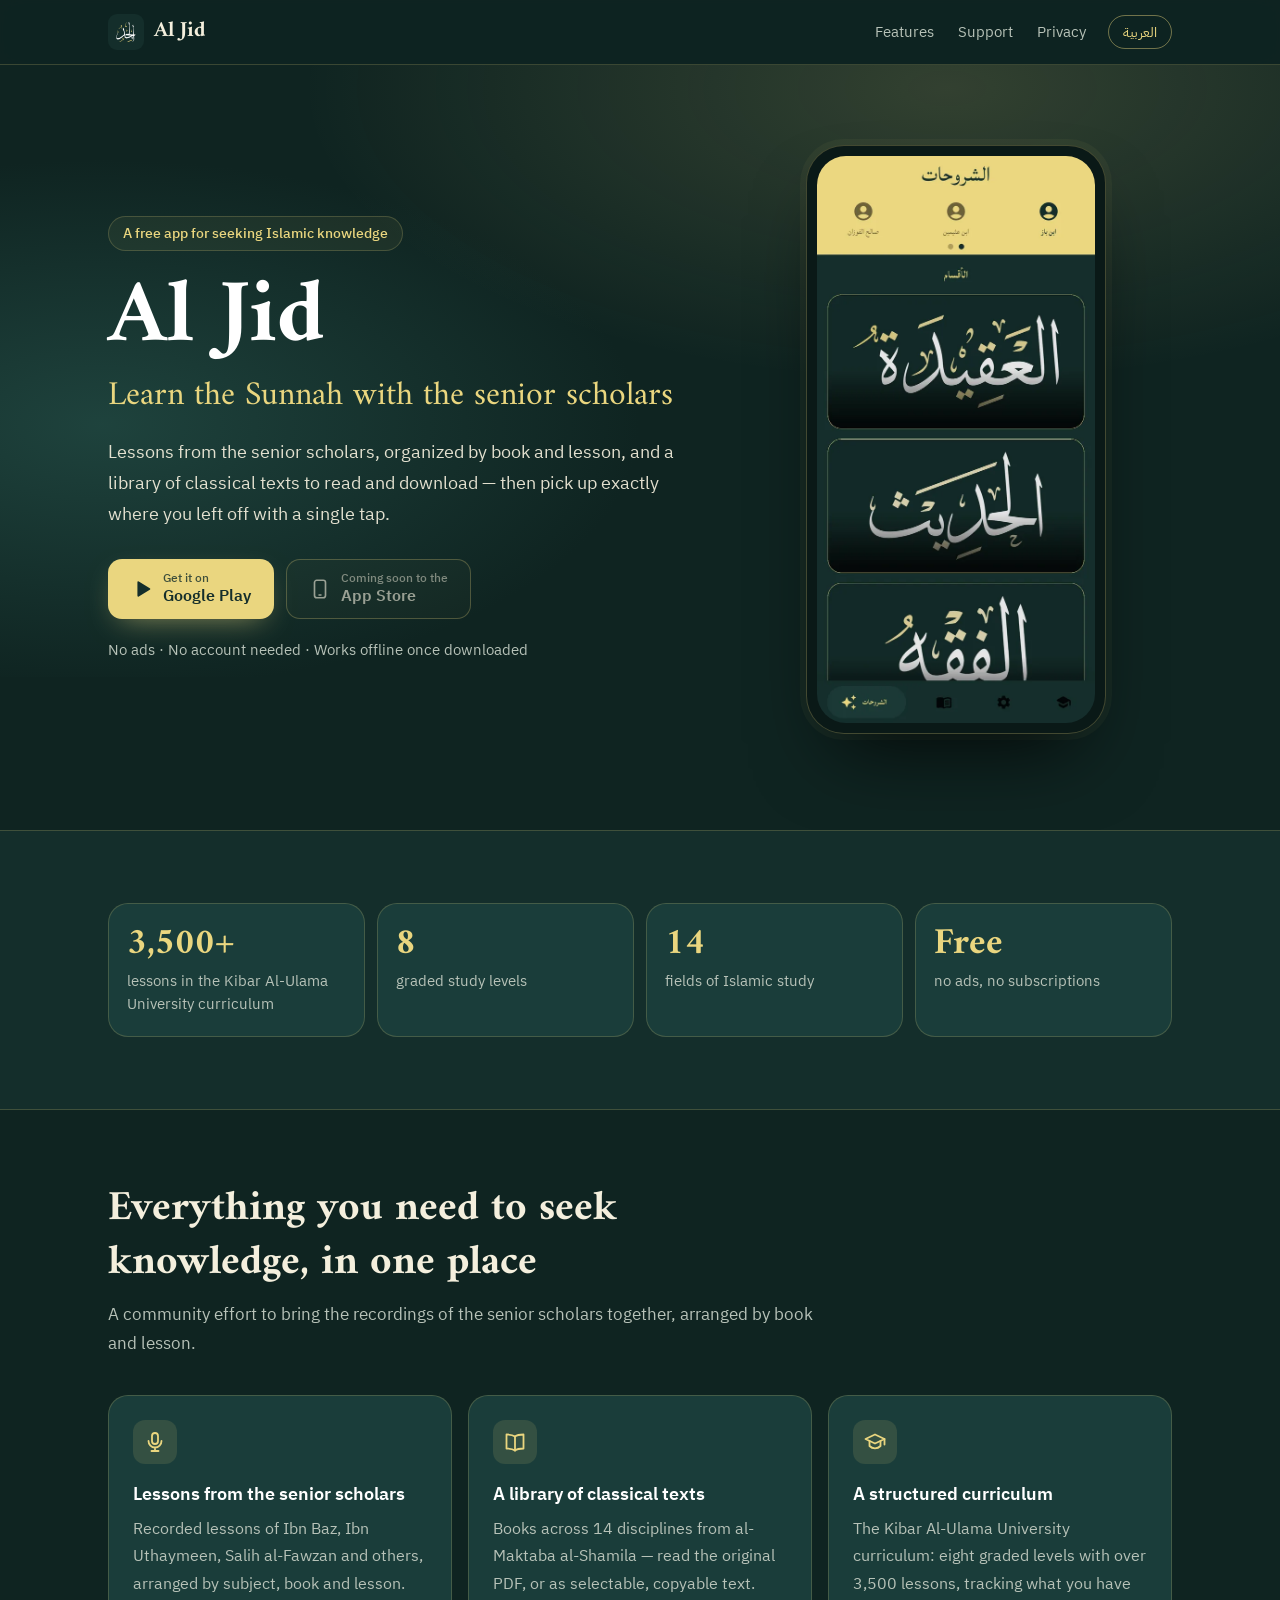
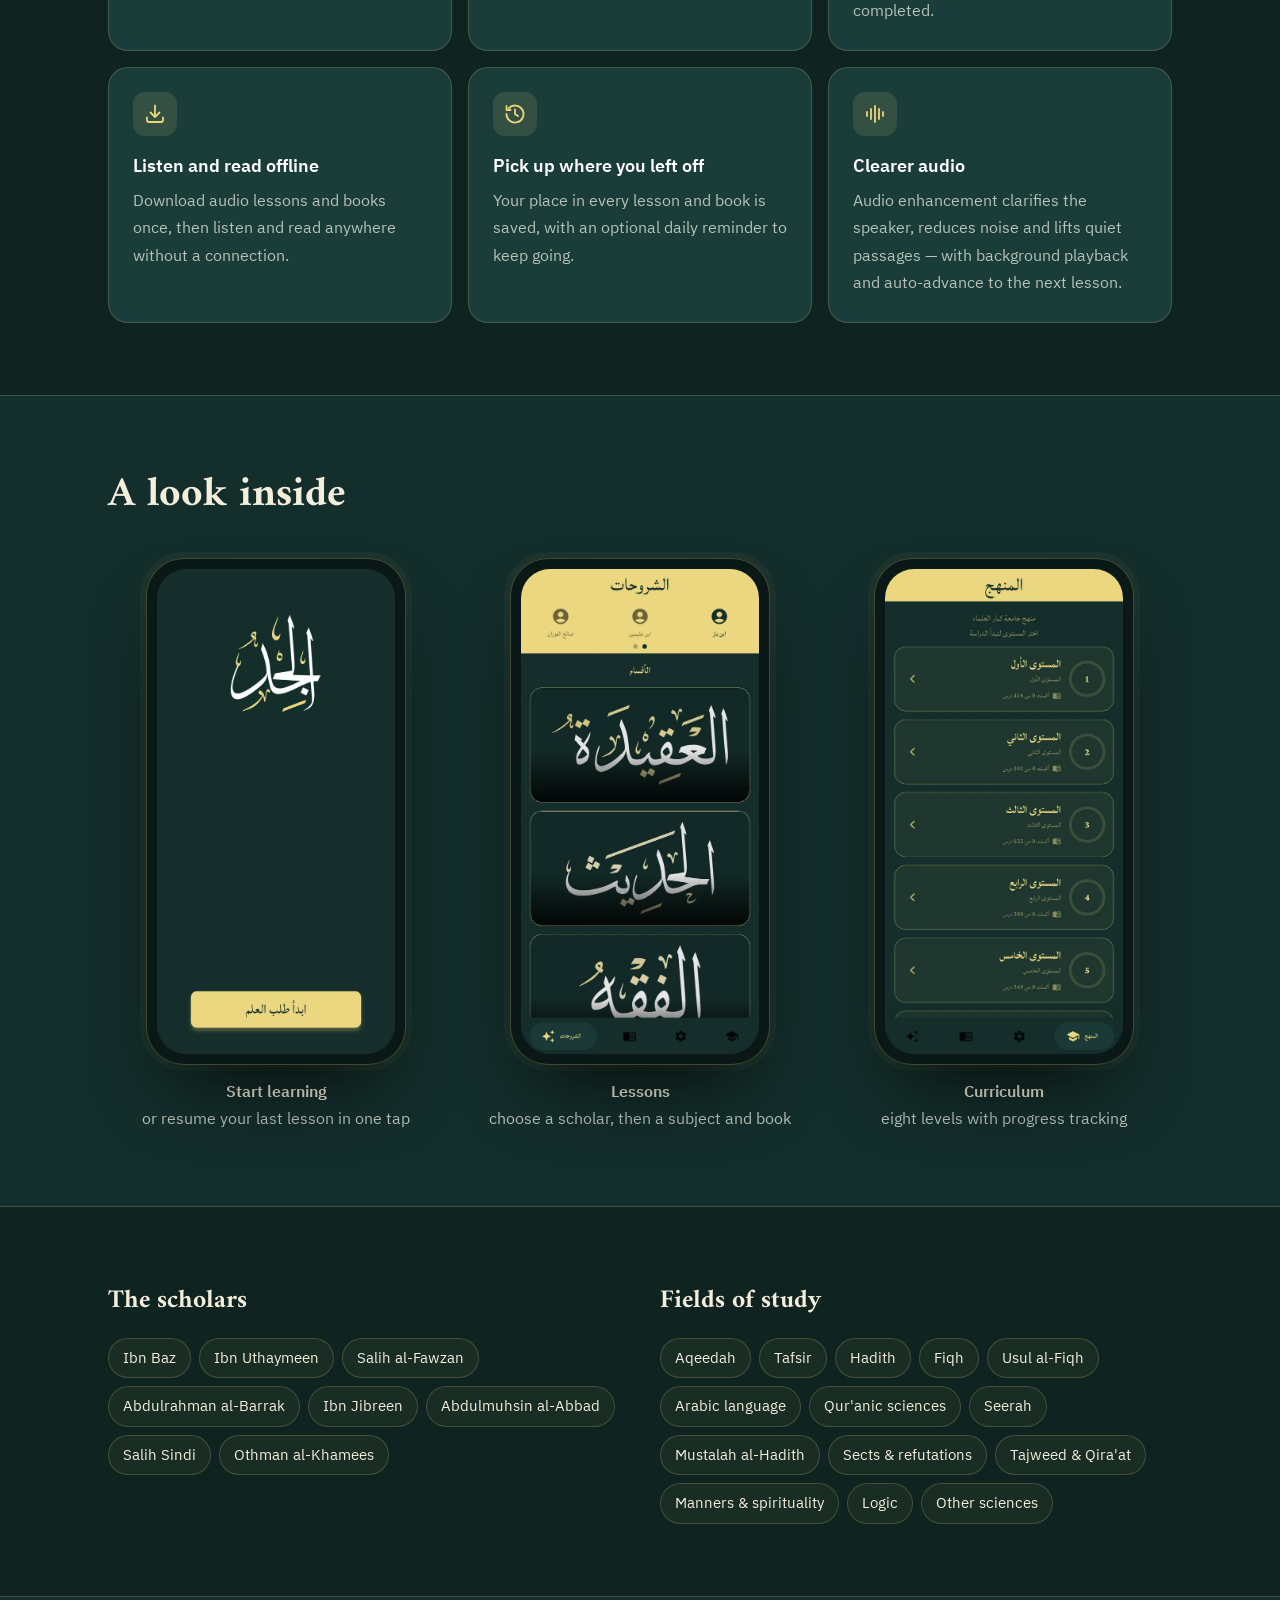
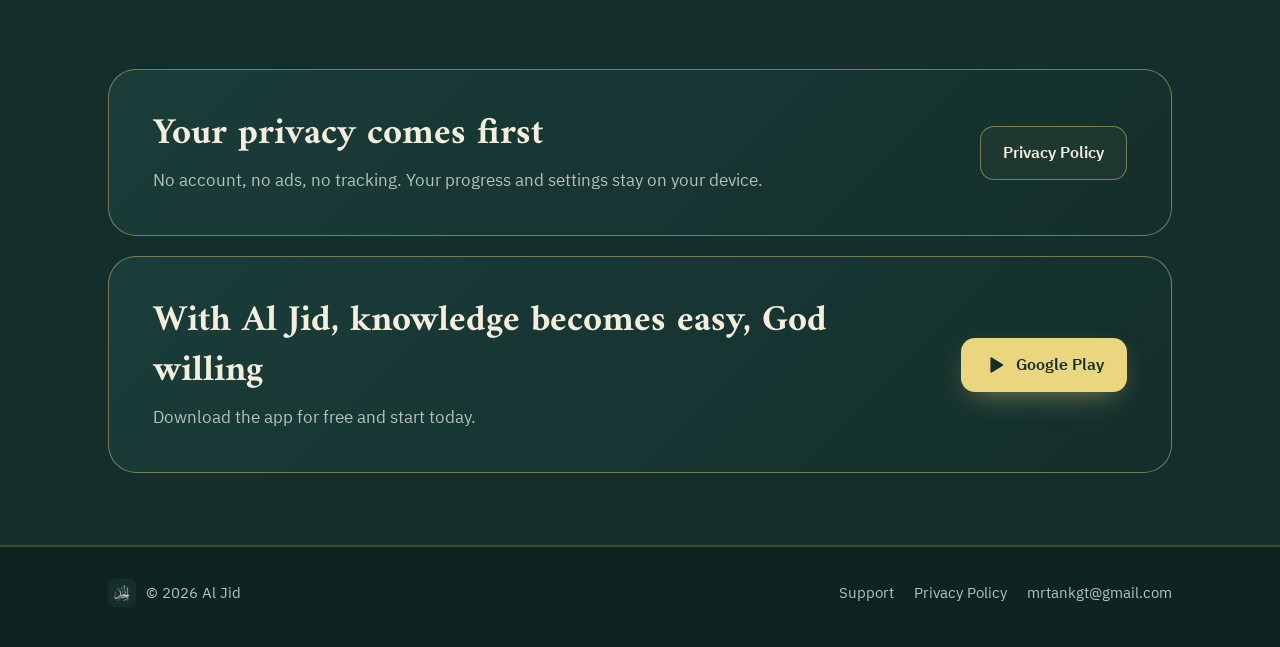
<file: index.html>
<!doctype html>
<html lang="ar" dir="rtl"
      data-title-ar="الجد: لطلب العلم الشرعي — شروحات كبار العلماء والكتب العلمية"
      data-title-en="Al Jid — Learn the Sunnah with the Senior Scholars">
<head>
  <meta charset="utf-8">
  <meta name="viewport" content="width=device-width, initial-scale=1, viewport-fit=cover">
  <title>الجد: لطلب العلم الشرعي — Al Jid</title>
  <meta name="description" content="Al Jid (الجد) — free app with lessons from the senior scholars organized by book and lesson, a library of classical Islamic texts, the Kibar Al-Ulama University curriculum, and offline listening. تطبيق الجد لطلب العلم الشرعي.">
  <meta name="theme-color" content="#142e2b">
  <link rel="canonical" href="https://mrebrahimxd.github.io/aljid/">
  <link rel="icon" type="image/png" href="assets/favicon.png">
  <link rel="apple-touch-icon" href="assets/apple-touch-icon.png">

  <meta property="og:type" content="website">
  <meta property="og:site_name" content="Al Jid — الجد">
  <meta property="og:title" content="الجد: لطلب العلم الشرعي — Al Jid">
  <meta property="og:description" content="شروحات كبار العلماء مرتبة حسب الكتاب والدرس، والكتب العلمية للقراءة والتحميل — مجاناً وبلا إنترنت. Lessons from the senior scholars, free and offline.">
  <meta property="og:url" content="https://mrebrahimxd.github.io/aljid/">
  <meta property="og:image" content="https://mrebrahimxd.github.io/aljid/assets/icon-512.png">
  <meta name="twitter:card" content="summary">

  <link rel="preconnect" href="https://fonts.googleapis.com">
  <link rel="preconnect" href="https://fonts.gstatic.com" crossorigin>
  <link href="https://fonts.googleapis.com/css2?family=Amiri:wght@400;700&family=IBM+Plex+Sans+Arabic:wght@400;500;600&display=swap" rel="stylesheet">
  <link rel="stylesheet" href="assets/site.css">
  <script src="assets/lang.js"></script>

  <script type="application/ld+json">
  {
    "@context": "https://schema.org",
    "@type": "MobileApplication",
    "name": "الجد: لطلب العلم الشرعي",
    "alternateName": "Al Jid",
    "operatingSystem": "Android",
    "applicationCategory": "EducationalApplication",
    "inLanguage": "ar",
    "offers": { "@type": "Offer", "price": "0", "priceCurrency": "USD" },
    "url": "https://mrebrahimxd.github.io/aljid/",
    "downloadUrl": "https://play.google.com/store/apps/details?id=org.aljid.app",
    "image": "https://mrebrahimxd.github.io/aljid/assets/icon-512.png"
  }
  </script>
</head>
<body>
  <a class="skip" href="#main"><span class="t-ar">تخطَّ إلى المحتوى</span><span class="t-en">Skip to content</span></a>

  <header class="site-header">
    <div class="wrap">
      <a class="brand" href="./">
        <img src="assets/icon-512.png" alt="" width="36" height="36">
        <span class="brand-name"><span class="t-ar">الجد</span><span class="t-en">Al Jid</span></span>
      </a>
      <nav class="nav" aria-label="Main">
        <a class="nav-optional" href="#features"><span class="t-ar">المميزات</span><span class="t-en">Features</span></a>
        <a href="support/"><span class="t-ar">الدعم</span><span class="t-en">Support</span></a>
        <a class="nav-optional" href="privacy_policy.md"><span class="t-ar">الخصوصية</span><span class="t-en">Privacy</span></a>
      </nav>
      <button class="lang-toggle" type="button" data-lang-toggle>
        <span class="t-ar" lang="en">English</span><span class="t-en" lang="ar">العربية</span>
      </button>
    </div>
  </header>

  <main id="main">
    <!-- Hero -->
    <div class="hero">
      <div class="wrap">
        <div>
          <span class="eyebrow">
            <span class="t-ar">تطبيق مجاني لطلب العلم الشرعي</span>
            <span class="t-en">A free app for seeking Islamic knowledge</span>
          </span>
          <h1><span class="t-ar">الجد</span><span class="t-en">Al Jid</span></h1>
          <p class="subtitle">
            <span class="t-ar">لطلب العلم الشرعي على كبار العلماء</span>
            <span class="t-en">Learn the Sunnah with the senior scholars</span>
          </p>
          <p class="lead t-ar">دروس كبار العلماء مرتبة حسب الكتاب والدرس، ومكتبة من الكتب والمتون العلمية تقرؤها وتحمّلها — وبضغطة واحدة تكمل من حيث توقفت.</p>
          <p class="lead t-en">Lessons from the senior scholars, organized by book and lesson, and a library of classical texts to read and download — then pick up exactly where you left off with a single tap.</p>

          <div class="btn-row">
            <a class="btn btn-primary" href="https://play.google.com/store/apps/details?id=org.aljid.app" rel="noopener">
              <svg viewBox="0 0 24 24" fill="currentColor" aria-hidden="true"><path d="M7 4.8v14.4a1 1 0 0 0 1.5.86l12-7.2a1 1 0 0 0 0-1.72l-12-7.2A1 1 0 0 0 7 4.8Z"/></svg>
              <span class="btn-stack">
                <span class="btn-sub"><span class="t-ar">حمّله الآن من</span><span class="t-en">Get it on</span></span>
                <span class="btn-main">Google Play</span>
              </span>
            </a>
            <span class="btn btn-ghost" aria-disabled="true">
              <svg viewBox="0 0 24 24" fill="none" stroke="currentColor" stroke-width="1.8" stroke-linecap="round" stroke-linejoin="round" aria-hidden="true"><rect x="6" y="2.5" width="12" height="19" rx="2.5"/><path d="M11 18.5h2"/></svg>
              <span class="btn-stack">
                <span class="btn-sub"><span class="t-ar">قريباً على</span><span class="t-en">Coming soon to the</span></span>
                <span class="btn-main">App Store</span>
              </span>
            </span>
          </div>
          <p class="fine">
            <span class="t-ar">بلا إعلانات · بلا تسجيل حساب · يعمل بلا إنترنت بعد التحميل</span>
            <span class="t-en">No ads · No account needed · Works offline once downloaded</span>
          </p>
        </div>

        <div class="phone">
          <img src="assets/screen-lessons.webp" width="600" height="1223"
               alt="شاشة الشروحات في تطبيق الجد — Al Jid lessons screen">
        </div>
      </div>
    </div>

    <!-- Stats -->
    <section class="section-alt" aria-label="In numbers">
      <div class="wrap">
        <ul class="stats">
          <li>
            <span class="num" dir="ltr">3,500+</span>
            <span class="lbl"><span class="t-ar">درس في منهج جامعة كبار العلماء</span><span class="t-en">lessons in the Kibar Al-Ulama University curriculum</span></span>
          </li>
          <li>
            <span class="num">8</span>
            <span class="lbl"><span class="t-ar">مستويات دراسية متدرجة</span><span class="t-en">graded study levels</span></span>
          </li>
          <li>
            <span class="num">14</span>
            <span class="lbl"><span class="t-ar">فناً من فنون العلم الشرعي</span><span class="t-en">fields of Islamic study</span></span>
          </li>
          <li>
            <span class="num"><span class="t-ar">مجاناً</span><span class="t-en">Free</span></span>
            <span class="lbl"><span class="t-ar">بلا إعلانات ولا اشتراكات</span><span class="t-en">no ads, no subscriptions</span></span>
          </li>
        </ul>
      </div>
    </section>

    <!-- Features -->
    <section id="features">
      <div class="wrap">
        <div class="section-head">
          <h2><span class="t-ar">كل ما تحتاجه لطلب العلم في مكان واحد</span><span class="t-en">Everything you need to seek knowledge, in one place</span></h2>
          <p><span class="t-ar">مشروع مبارك شارك فيه الكثيرون لإخراج تسجيلات العلماء الكبار منسقة حسب الكتاب والدرس.</span><span class="t-en">A community effort to bring the recordings of the senior scholars together, arranged by book and lesson.</span></p>
        </div>

        <div class="features">
          <article class="feature">
            <div class="ic"><svg viewBox="0 0 24 24" fill="none" stroke="currentColor" stroke-width="1.8" stroke-linecap="round" stroke-linejoin="round" aria-hidden="true"><rect x="9" y="3" width="6" height="11" rx="3"/><path d="M5.5 11a6.5 6.5 0 0 0 13 0M12 17.5V21M8.5 21h7"/></svg></div>
            <h3><span class="t-ar">شروحات كبار العلماء</span><span class="t-en">Lessons from the senior scholars</span></h3>
            <p class="t-ar">تسجيلات دروس ابن باز وابن عثيمين وصالح الفوزان وغيرهم، مرتبة حسب الفن والكتاب والدرس.</p>
            <p class="t-en">Recorded lessons of Ibn Baz, Ibn Uthaymeen, Salih al-Fawzan and others, arranged by subject, book and lesson.</p>
          </article>

          <article class="feature">
            <div class="ic"><svg viewBox="0 0 24 24" fill="none" stroke="currentColor" stroke-width="1.8" stroke-linecap="round" stroke-linejoin="round" aria-hidden="true"><path d="M12 6.5C10 5 7.5 4.5 3.5 4.5v14c4 0 6.5.5 8.5 2 2-1.5 4.5-2 8.5-2v-14c-4 0-6.5.5-8.5 2Z"/><path d="M12 6.5v14"/></svg></div>
            <h3><span class="t-ar">الكتب والمتون العلمية</span><span class="t-en">A library of classical texts</span></h3>
            <p class="t-ar">كتب في أربعة عشر فناً من المكتبة الشاملة، تقرؤها بصيغة PDF الأصلية أو نصاً قابلاً للتحديد والنسخ.</p>
            <p class="t-en">Books across 14 disciplines from al-Maktaba al-Shamila — read the original PDF, or as selectable, copyable text.</p>
          </article>

          <article class="feature">
            <div class="ic"><svg viewBox="0 0 24 24" fill="none" stroke="currentColor" stroke-width="1.8" stroke-linecap="round" stroke-linejoin="round" aria-hidden="true"><path d="m2.5 9 9.5-4.5L21.5 9 12 13.5 2.5 9Z"/><path d="M6.5 11v5c1.5 1.5 3.5 2.3 5.5 2.3s4-.8 5.5-2.3v-5M21.5 9v5.5"/></svg></div>
            <h3><span class="t-ar">منهج جامعة كبار العلماء</span><span class="t-en">A structured curriculum</span></h3>
            <p class="t-ar">ثمانية مستويات متدرجة بأكثر من 3500 درس، مع متابعة ما أكملته في كل مستوى.</p>
            <p class="t-en">The Kibar Al-Ulama University curriculum: eight graded levels with over 3,500 lessons, tracking what you have completed.</p>
          </article>

          <article class="feature">
            <div class="ic"><svg viewBox="0 0 24 24" fill="none" stroke="currentColor" stroke-width="1.8" stroke-linecap="round" stroke-linejoin="round" aria-hidden="true"><path d="M12 3.5v11M7.5 10.5 12 15l4.5-4.5"/><path d="M4 15.5v2.5a2 2 0 0 0 2 2h12a2 2 0 0 0 2-2v-2.5"/></svg></div>
            <h3><span class="t-ar">استماع وقراءة بلا إنترنت</span><span class="t-en">Listen and read offline</span></h3>
            <p class="t-ar">حمّل الدروس الصوتية والكتب مرة واحدة، واستمع واقرأ في أي مكان دون اتصال.</p>
            <p class="t-en">Download audio lessons and books once, then listen and read anywhere without a connection.</p>
          </article>

          <article class="feature">
            <div class="ic"><svg viewBox="0 0 24 24" fill="none" stroke="currentColor" stroke-width="1.8" stroke-linecap="round" stroke-linejoin="round" aria-hidden="true"><path d="M3.5 12a8.5 8.5 0 1 0 2.5-6"/><path d="M3.5 4v4h4M12 7.5V12l3 2"/></svg></div>
            <h3><span class="t-ar">تابع من حيث توقفت</span><span class="t-en">Pick up where you left off</span></h3>
            <p class="t-ar">يحفظ التطبيق موضعك في كل درس وكتاب، ويذكّرك يومياً بالمتابعة إن شئت.</p>
            <p class="t-en">Your place in every lesson and book is saved, with an optional daily reminder to keep going.</p>
          </article>

          <article class="feature">
            <div class="ic"><svg viewBox="0 0 24 24" fill="none" stroke="currentColor" stroke-width="1.8" stroke-linecap="round" aria-hidden="true"><path d="M4 10v4M8 7v10M12 4v16M16 7v10M20 10v4"/></svg></div>
            <h3><span class="t-ar">صوت أوضح</span><span class="t-en">Clearer audio</span></h3>
            <p class="t-ar">ميزة «تحسين الصوت» توضّح كلام الشيخ وتخفض الضوضاء وترفع الصوت الهادئ، مع التشغيل في الخلفية والانتقال التلقائي للدرس التالي.</p>
            <p class="t-en">Audio enhancement clarifies the speaker, reduces noise and lifts quiet passages — with background playback and auto-advance to the next lesson.</p>
          </article>
        </div>
      </div>
    </section>

    <!-- Screens -->
    <section class="section-alt">
      <div class="wrap">
        <div class="section-head">
          <h2><span class="t-ar">لمحة من التطبيق</span><span class="t-en">A look inside</span></h2>
        </div>
        <div class="screens">
          <figure>
            <div class="phone"><img src="assets/screen-welcome.webp" width="600" height="1223" alt="شاشة البداية — Welcome screen"></div>
            <figcaption><strong><span class="t-ar">ابدأ طلب العلم</span><span class="t-en">Start learning</span></strong><span class="t-ar">أو تابع آخر درس بضغطة واحدة</span><span class="t-en">or resume your last lesson in one tap</span></figcaption>
          </figure>
          <figure>
            <div class="phone"><img src="assets/screen-lessons.webp" width="600" height="1223" alt="الشروحات حسب العالم والفن — Lessons by scholar and subject"></div>
            <figcaption><strong><span class="t-ar">الشروحات</span><span class="t-en">Lessons</span></strong><span class="t-ar">اختر العالم ثم الفن والكتاب</span><span class="t-en">choose a scholar, then a subject and book</span></figcaption>
          </figure>
          <figure>
            <div class="phone"><img src="assets/screen-curriculum.webp" width="600" height="1223" alt="منهج جامعة كبار العلماء — Curriculum levels"></div>
            <figcaption><strong><span class="t-ar">المنهج</span><span class="t-en">Curriculum</span></strong><span class="t-ar">ثمانية مستويات مع متابعة التقدم</span><span class="t-en">eight levels with progress tracking</span></figcaption>
          </figure>
        </div>
      </div>
    </section>

    <!-- Scholars & disciplines -->
    <section>
      <div class="wrap two-col">
        <div>
          <h3><span class="t-ar">العلماء</span><span class="t-en">The scholars</span></h3>
          <ul class="chips t-ar">
            <li>ابن باز</li><li>ابن عثيمين</li><li>صالح الفوزان</li><li>عبد الرحمن البراك</li>
            <li>ابن جبرين</li><li>عبد المحسن العباد</li><li>صالح سندي</li><li>عثمان الخميس</li>
          </ul>
          <ul class="chips t-en">
            <li>Ibn Baz</li><li>Ibn Uthaymeen</li><li>Salih al-Fawzan</li><li>Abdulrahman al-Barrak</li>
            <li>Ibn Jibreen</li><li>Abdulmuhsin al-Abbad</li><li>Salih Sindi</li><li>Othman al-Khamees</li>
          </ul>
        </div>
        <div>
          <h3><span class="t-ar">فنون العلم</span><span class="t-en">Fields of study</span></h3>
          <ul class="chips t-ar">
            <li>العقيدة</li><li>التفسير</li><li>الحديث</li><li>الفقه</li><li>أصول الفقه</li><li>اللغة العربية</li><li>علوم القرآن</li>
            <li>السيرة</li><li>المصطلح</li><li>الفرق والردود</li><li>التجويد والقراءات</li><li>الآداب والرقائق</li><li>المنطق</li><li>علوم أخرى</li>
          </ul>
          <ul class="chips t-en">
            <li>Aqeedah</li><li>Tafsir</li><li>Hadith</li><li>Fiqh</li><li>Usul al-Fiqh</li><li>Arabic language</li><li>Qur'anic sciences</li>
            <li>Seerah</li><li>Mustalah al-Hadith</li><li>Sects &amp; refutations</li><li>Tajweed &amp; Qira'at</li><li>Manners &amp; spirituality</li><li>Logic</li><li>Other sciences</li>
          </ul>
        </div>
      </div>
    </section>

    <!-- Privacy + CTA -->
    <section class="section-alt">
      <div class="wrap" style="display:grid;gap:20px">
        <div class="callout">
          <div>
            <h2><span class="t-ar">خصوصيتك محفوظة</span><span class="t-en">Your privacy comes first</span></h2>
            <p class="t-ar">لا حساب، ولا إعلانات، ولا تتبع. تقدّمك وإعداداتك محفوظة على جهازك فقط.</p>
            <p class="t-en">No account, no ads, no tracking. Your progress and settings stay on your device.</p>
          </div>
          <a class="btn btn-ghost" href="privacy_policy.md"><span class="t-ar">سياسة الخصوصية</span><span class="t-en">Privacy Policy</span></a>
        </div>

        <div class="callout">
          <div>
            <h2><span class="t-ar">مع الجد يكون العلم سهلاً بإذن الله</span><span class="t-en">With Al Jid, knowledge becomes easy, God willing</span></h2>
            <p class="t-ar">حمّل التطبيق مجاناً وابدأ اليوم.</p>
            <p class="t-en">Download the app for free and start today.</p>
          </div>
          <a class="btn btn-primary" href="https://play.google.com/store/apps/details?id=org.aljid.app" rel="noopener">
            <svg viewBox="0 0 24 24" fill="currentColor" aria-hidden="true"><path d="M7 4.8v14.4a1 1 0 0 0 1.5.86l12-7.2a1 1 0 0 0 0-1.72l-12-7.2A1 1 0 0 0 7 4.8Z"/></svg>
            <span>Google Play</span>
          </a>
        </div>
      </div>
    </section>
  </main>

  <footer class="site-footer">
    <div class="wrap">
      <div class="foot-brand">
        <img src="assets/icon-512.png" alt="" width="28" height="28">
        <span><span class="t-ar">© 2026 الجد: لطلب العلم الشرعي</span><span class="t-en">© 2026 Al Jid</span></span>
      </div>
      <nav aria-label="Footer">
        <a href="support/"><span class="t-ar">الدعم والمساعدة</span><span class="t-en">Support</span></a>
        <a href="privacy_policy.md"><span class="t-ar">سياسة الخصوصية</span><span class="t-en">Privacy Policy</span></a>
        <a href="mailto:mrtankgt@gmail.com">mrtankgt@gmail.com</a>
      </nav>
    </div>
  </footer>
</body>
</html>
</file>
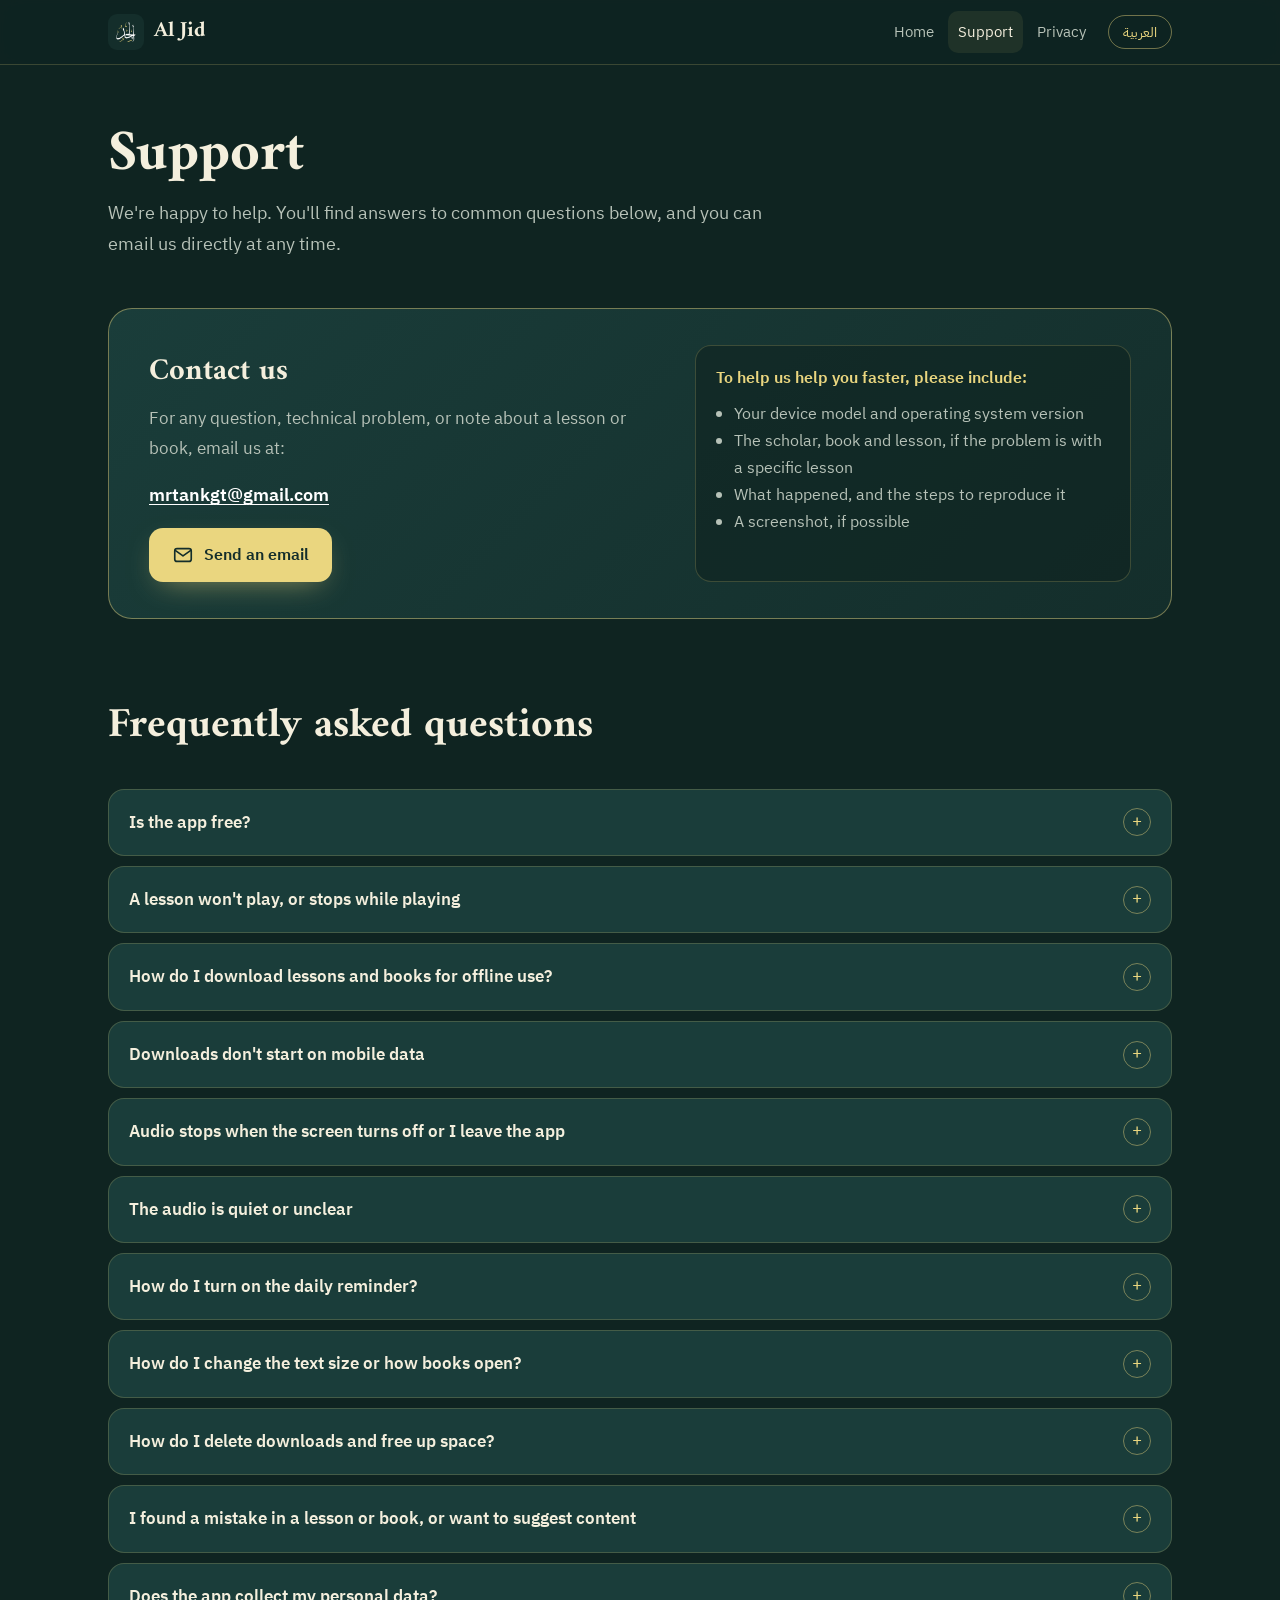
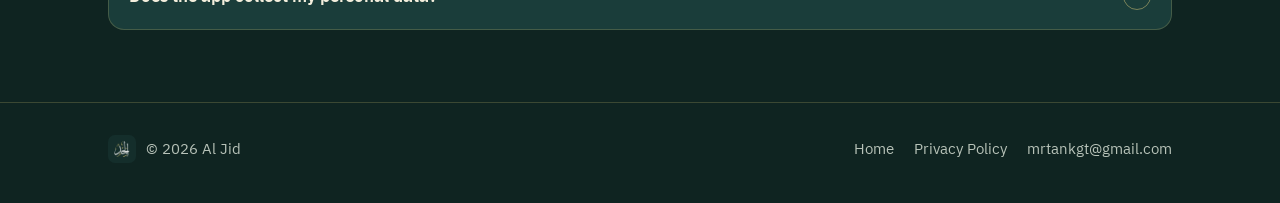
<file: support/index.html>
<!doctype html>
<html lang="ar" dir="rtl"
      data-title-ar="الدعم والمساعدة — تطبيق الجد"
      data-title-en="Support — Al Jid">
<head>
  <meta charset="utf-8">
  <meta name="viewport" content="width=device-width, initial-scale=1, viewport-fit=cover">
  <title>الدعم والمساعدة — Al Jid Support</title>
  <meta name="description" content="Support for the Al Jid (الجد) app: contact the developer, and answers to common questions about lessons, downloads, offline use, reminders and privacy.">
  <meta name="theme-color" content="#142e2b">
  <link rel="canonical" href="https://mrebrahimxd.github.io/aljid/support/">
  <link rel="icon" type="image/png" href="../assets/favicon.png">
  <link rel="apple-touch-icon" href="../assets/apple-touch-icon.png">

  <meta property="og:type" content="website">
  <meta property="og:site_name" content="Al Jid — الجد">
  <meta property="og:title" content="الدعم والمساعدة — Al Jid Support">
  <meta property="og:description" content="تواصل معنا وإجابات الأسئلة الشائعة حول تطبيق الجد. Contact us and find answers to common questions about Al Jid.">
  <meta property="og:url" content="https://mrebrahimxd.github.io/aljid/support/">
  <meta property="og:image" content="https://mrebrahimxd.github.io/aljid/assets/icon-512.png">
  <meta name="twitter:card" content="summary">

  <link rel="preconnect" href="https://fonts.googleapis.com">
  <link rel="preconnect" href="https://fonts.gstatic.com" crossorigin>
  <link href="https://fonts.googleapis.com/css2?family=Amiri:wght@400;700&family=IBM+Plex+Sans+Arabic:wght@400;500;600&display=swap" rel="stylesheet">
  <link rel="stylesheet" href="../assets/site.css">
  <script src="../assets/lang.js"></script>
</head>
<body>
  <a class="skip" href="#main"><span class="t-ar">تخطَّ إلى المحتوى</span><span class="t-en">Skip to content</span></a>

  <header class="site-header">
    <div class="wrap">
      <a class="brand" href="../">
        <img src="../assets/icon-512.png" alt="" width="36" height="36">
        <span class="brand-name"><span class="t-ar">الجد</span><span class="t-en">Al Jid</span></span>
      </a>
      <nav class="nav" aria-label="Main">
        <a class="nav-optional" href="../"><span class="t-ar">الرئيسية</span><span class="t-en">Home</span></a>
        <a href="./" aria-current="page"><span class="t-ar">الدعم</span><span class="t-en">Support</span></a>
        <a class="nav-optional" href="../privacy_policy.md"><span class="t-ar">الخصوصية</span><span class="t-en">Privacy</span></a>
      </nav>
      <button class="lang-toggle" type="button" data-lang-toggle>
        <span class="t-ar" lang="en">English</span><span class="t-en" lang="ar">العربية</span>
      </button>
    </div>
  </header>

  <main id="main">
    <div class="page-hero">
      <div class="wrap">
        <h1><span class="t-ar">الدعم والمساعدة</span><span class="t-en">Support</span></h1>
        <p class="t-ar">يسعدنا مساعدتك. تجد أدناه إجابات الأسئلة الشائعة، ويمكنك مراسلتنا مباشرة في أي وقت.</p>
        <p class="t-en">We're happy to help. You'll find answers to common questions below, and you can email us directly at any time.</p>
      </div>
    </div>

    <section style="padding-top:24px">
      <div class="wrap">
        <div class="contact-card">
          <div>
            <h2><span class="t-ar">تواصل معنا</span><span class="t-en">Contact us</span></h2>
            <p class="t-ar">لأي سؤال، أو مشكلة تقنية، أو ملاحظة على درس أو كتاب، راسلنا على:</p>
            <p class="t-en">For any question, technical problem, or note about a lesson or book, email us at:</p>
            <p class="email-line"><a href="mailto:mrtankgt@gmail.com">mrtankgt@gmail.com</a></p>
            <a class="btn btn-primary" href="mailto:mrtankgt@gmail.com?subject=Al%20Jid%20Support">
              <svg viewBox="0 0 24 24" fill="none" stroke="currentColor" stroke-width="1.8" stroke-linecap="round" stroke-linejoin="round" aria-hidden="true"><rect x="3" y="5" width="18" height="14" rx="2.5"/><path d="m3.5 7 8.5 6 8.5-6"/></svg>
              <span><span class="t-ar">أرسل رسالة</span><span class="t-en">Send an email</span></span>
            </a>
          </div>
          <div class="tips">
            <h3><span class="t-ar">لنساعدك بشكل أسرع، اذكر في رسالتك:</span><span class="t-en">To help us help you faster, please include:</span></h3>
            <ul class="t-ar">
              <li>نوع جهازك وإصدار نظام التشغيل</li>
              <li>اسم الشيخ والكتاب والدرس إن كانت المشكلة في درس معيّن</li>
              <li>ما الذي حدث، وخطوات تكراره</li>
              <li>لقطة شاشة إن أمكن</li>
            </ul>
            <ul class="t-en">
              <li>Your device model and operating system version</li>
              <li>The scholar, book and lesson, if the problem is with a specific lesson</li>
              <li>What happened, and the steps to reproduce it</li>
              <li>A screenshot, if possible</li>
            </ul>
          </div>
        </div>
      </div>
    </section>

    <section style="padding-top:8px">
      <div class="wrap">
        <div class="section-head">
          <h2><span class="t-ar">الأسئلة الشائعة</span><span class="t-en">Frequently asked questions</span></h2>
        </div>

        <!-- Arabic FAQ -->
        <div class="faq t-ar">
          <details>
            <summary>هل التطبيق مجاني؟</summary>
            <div class="answer"><p>نعم، التطبيق مجاني بالكامل، بلا إعلانات ولا اشتراكات، ولا يحتاج إلى إنشاء حساب.</p></div>
          </details>
          <details>
            <summary>الدرس لا يعمل أو يتوقف أثناء التشغيل</summary>
            <div class="answer">
              <p>تُبث الدروس من مصادرها على الإنترنت، فتأكد من اتصالك ثم أعد المحاولة بعد قليل.</p>
              <p>ولتجنب الانقطاع، حمّل الدرس واستمع إليه بلا إنترنت. وإن استمرت المشكلة في درس معيّن فراسلنا باسم الشيخ والكتاب والدرس لنصلحه.</p>
            </div>
          </details>
          <details>
            <summary>كيف أحمّل الدروس والكتب للاستخدام بلا إنترنت؟</summary>
            <div class="answer">
              <p>اضغط على أيقونة التحميل بجانب الدرس أو الكتاب. وتجد ما حمّلته في <span class="path">الإعدادات ← إدارة الملفات والمحتوى</span>.</p>
              <p>على أجهزة أندرويد تُحفظ الملفات أيضاً في مجلد <span dir="ltr">Download/Aljid</span>.</p>
            </div>
          </details>
          <details>
            <summary>التحميل لا يبدأ على بيانات الجوال</summary>
            <div class="answer"><p>راجع خيار «التحميل عبر Wi-Fi فقط» في <span class="path">الإعدادات ← التحميل والتخزين</span>؛ عند تفعيله لا يبدأ التحميل إلا على شبكة Wi-Fi.</p></div>
          </details>
          <details>
            <summary>يتوقف الصوت عند إطفاء الشاشة أو الخروج من التطبيق</summary>
            <div class="answer">
              <p>اسمح للتطبيق بالإشعارات حتى تظهر أدوات التحكم بالتشغيل، ولا تُغلق التطبيق من قائمة التطبيقات المفتوحة أثناء الاستماع.</p>
              <p>على أجهزة أندرويد، استثنِ التطبيق من «تحسين البطارية» في إعدادات الجهاز.</p>
            </div>
          </details>
          <details>
            <summary>الصوت منخفض أو غير واضح</summary>
            <div class="answer"><p>فعّل «تحسين الصوت» من مشغّل الدروس أو من <span class="path">الإعدادات ← الصوتيات</span>؛ فهو يوضّح كلام الشيخ ويخفض الضوضاء ويرفع الصوت الهادئ.</p></div>
          </details>
          <details>
            <summary>كيف أفعّل التذكير اليومي بالمتابعة؟</summary>
            <div class="answer"><p>من <span class="path">الإعدادات ← التذكير بالمتابعة</span> فعّل «تذكير يومي بالمتابعة» واختر وقت التذكير. وتأكد أن الإشعارات مسموحة للتطبيق في إعدادات الجهاز.</p></div>
          </details>
          <details>
            <summary>كيف أغيّر حجم الخط أو طريقة عرض الكتب؟</summary>
            <div class="answer"><p>من <span class="path">الإعدادات ← العرض والقراءة</span> اختر وضع القراءة الافتراضي (PDF أو نص)، وحجم نص القراءة، وإبقاء الشاشة مفعلة أثناء القراءة.</p></div>
          </details>
          <details>
            <summary>كيف أحذف التحميلات وأوفّر مساحة على جهازي؟</summary>
            <div class="answer"><p>من <span class="path">الإعدادات ← التحميل والتخزين ← إدارة التخزين</span> ترى المساحة المستخدمة، ويمكنك حذف ملفات بعينها أو تفريغ المساحة بالكامل.</p></div>
          </details>
          <details>
            <summary>وجدت خطأً في درس أو كتاب، أو أريد اقتراح محتوى</summary>
            <div class="answer"><p>جزاك الله خيراً. راسلنا على <a href="mailto:mrtankgt@gmail.com">mrtankgt@gmail.com</a> باسم الشيخ والكتاب والدرس، مع وصف الخطأ أو الاقتراح.</p></div>
          </details>
          <details>
            <summary>هل يجمع التطبيق بياناتي الشخصية؟</summary>
            <div class="answer"><p>لا. لا يتطلب التطبيق حساباً ولا يجمع بيانات شخصية، وتقدّمك وإعداداتك محفوظة على جهازك فقط. التفاصيل في <a href="../privacy_policy.md">سياسة الخصوصية</a>.</p></div>
          </details>
        </div>

        <!-- English FAQ -->
        <div class="faq t-en">
          <details>
            <summary>Is the app free?</summary>
            <div class="answer"><p>Yes. Al Jid is completely free, with no ads and no subscriptions, and it doesn't require an account.</p></div>
          </details>
          <details>
            <summary>A lesson won't play, or stops while playing</summary>
            <div class="answer">
              <p>Lessons are streamed from their online sources, so check your connection and try again in a moment.</p>
              <p>To avoid interruptions, download the lesson and listen offline. If a specific lesson keeps failing, email us the scholar, book and lesson name so we can fix it.</p>
            </div>
          </details>
          <details>
            <summary>How do I download lessons and books for offline use?</summary>
            <div class="answer">
              <p>Tap the download icon next to a lesson or book. Everything you've downloaded is listed under <span class="path">Settings → Files &amp; content</span> (إدارة الملفات والمحتوى).</p>
              <p>On Android, files are also saved to the <span dir="ltr">Download/Aljid</span> folder.</p>
            </div>
          </details>
          <details>
            <summary>Downloads don't start on mobile data</summary>
            <div class="answer"><p>Check the "Download over Wi-Fi only" option (التحميل عبر Wi-Fi فقط) under <span class="path">Settings → Downloads &amp; storage</span>. While it's on, downloads only start on Wi-Fi.</p></div>
          </details>
          <details>
            <summary>Audio stops when the screen turns off or I leave the app</summary>
            <div class="answer">
              <p>Allow notifications for the app so the playback controls can appear, and avoid closing the app from the recent-apps list while listening.</p>
              <p>On Android, exclude the app from battery optimization in your device settings.</p>
            </div>
          </details>
          <details>
            <summary>The audio is quiet or unclear</summary>
            <div class="answer"><p>Turn on "Audio enhancement" (تحسين الصوت) from the lesson player or under <span class="path">Settings → Audio</span>. It clarifies the speaker's voice, reduces noise and lifts quiet passages.</p></div>
          </details>
          <details>
            <summary>How do I turn on the daily reminder?</summary>
            <div class="answer"><p>Under <span class="path">Settings → Continue reminder</span> (التذكير بالمتابعة), enable the daily reminder and choose a time. Make sure notifications are allowed for the app in your device settings.</p></div>
          </details>
          <details>
            <summary>How do I change the text size or how books open?</summary>
            <div class="answer"><p>Under <span class="path">Settings → Display &amp; reading</span> (العرض والقراءة), choose the default reading mode (PDF or text), the reading text size, and whether to keep the screen on while reading.</p></div>
          </details>
          <details>
            <summary>How do I delete downloads and free up space?</summary>
            <div class="answer"><p>Go to <span class="path">Settings → Downloads &amp; storage → Manage storage</span> to see the space used, delete individual files, or clear all downloads at once.</p></div>
          </details>
          <details>
            <summary>I found a mistake in a lesson or book, or want to suggest content</summary>
            <div class="answer"><p>Thank you! Email <a href="mailto:mrtankgt@gmail.com">mrtankgt@gmail.com</a> with the scholar, book and lesson, and a short description of the mistake or suggestion.</p></div>
          </details>
          <details>
            <summary>Does the app collect my personal data?</summary>
            <div class="answer"><p>No. The app needs no account and collects no personal data; your progress and settings are stored only on your device. See the <a href="../privacy_policy.md">Privacy Policy</a> for details.</p></div>
          </details>
        </div>
      </div>
    </section>
  </main>

  <footer class="site-footer">
    <div class="wrap">
      <div class="foot-brand">
        <img src="../assets/icon-512.png" alt="" width="28" height="28">
        <span><span class="t-ar">© 2026 الجد: لطلب العلم الشرعي</span><span class="t-en">© 2026 Al Jid</span></span>
      </div>
      <nav aria-label="Footer">
        <a href="../"><span class="t-ar">الرئيسية</span><span class="t-en">Home</span></a>
        <a href="../privacy_policy.md"><span class="t-ar">سياسة الخصوصية</span><span class="t-en">Privacy Policy</span></a>
        <a href="mailto:mrtankgt@gmail.com">mrtankgt@gmail.com</a>
      </nav>
    </div>
  </footer>
</body>
</html>
</file>
<file: assets/site.css>
/* Al Jid — shared site styles (brand: deep green #142E2B + gold #EAD67F) */
:root {
  --bg: #0f2421;
  --bg-2: #142e2b;
  --surface: #1a3d3a;
  --surface-2: #204640;
  --line: rgba(234, 214, 127, 0.2);
  --line-strong: rgba(234, 214, 127, 0.45);
  --gold: #ead67f;
  --gold-2: #d6c068;
  --text: #f4efdd;
  --muted: #b7c2b8;
  --ink: #142e2b;
  --radius: 20px;
  --radius-sm: 12px;
  --max: 1120px;
  --font-body: "IBM Plex Sans Arabic", system-ui, -apple-system, "Segoe UI", Tahoma, sans-serif;
  --font-display: "Amiri", "Times New Roman", serif;
  color-scheme: dark;
}

*, *::before, *::after { box-sizing: border-box; }

html { -webkit-text-size-adjust: 100%; scroll-behavior: smooth; }
@media (prefers-reduced-motion: reduce) { html { scroll-behavior: auto; } }

body {
  margin: 0;
  background: var(--bg);
  color: var(--text);
  font-family: var(--font-body);
  font-size: 17px;
  line-height: 1.75;
  overflow-x: hidden;
}

/* Bilingual content: only the active language is shown */
html[lang="ar"] .t-en,
html[lang="en"] .t-ar { display: none !important; }

img { max-width: 100%; height: auto; display: block; }
a { color: var(--gold); text-decoration-thickness: 1px; text-underline-offset: 3px; }
a:hover { color: #f5e7a8; }
:focus-visible { outline: 2px solid var(--gold); outline-offset: 3px; border-radius: 6px; }

.wrap { width: 100%; max-width: var(--max); margin-inline: auto; padding-inline: 16px; }
@media (min-width: 720px) { .wrap { padding-inline: 28px; } }

.skip {
  position: absolute; inset-inline-start: 12px; top: -60px;
  background: var(--gold); color: var(--ink); padding: 8px 14px; border-radius: 8px; z-index: 50;
}
.skip:focus { top: 12px; }

/* ---------- Header ---------- */
.site-header {
  position: sticky; top: 0; z-index: 20;
  background: rgba(15, 36, 33, 0.82);
  backdrop-filter: saturate(140%) blur(12px);
  -webkit-backdrop-filter: saturate(140%) blur(12px);
  border-bottom: 1px solid var(--line);
}
.site-header .wrap { display: flex; align-items: center; gap: 12px; min-height: 64px; }
.brand { display: flex; align-items: center; gap: 10px; color: var(--text); text-decoration: none; margin-inline-end: auto; }
.brand img { width: 36px; height: 36px; border-radius: 9px; }
.brand-name { font-family: var(--font-display); font-weight: 700; font-size: 1.35rem; line-height: 1; }
.nav { display: flex; align-items: center; gap: 4px; }
.nav a {
  color: var(--muted); text-decoration: none; font-size: 0.95rem;
  padding: 8px 10px; border-radius: 10px;
}
.nav a:hover, .nav a[aria-current="page"] { color: var(--text); background: rgba(234, 214, 127, 0.08); }
@media (max-width: 640px) { .nav .nav-optional { display: none; } }

.lang-toggle {
  font: inherit; font-size: 0.9rem; cursor: pointer;
  color: var(--gold); background: transparent;
  border: 1px solid var(--line-strong); border-radius: 999px;
  padding: 6px 14px; line-height: 1.4; white-space: nowrap;
}
.lang-toggle:hover { background: rgba(234, 214, 127, 0.1); }

/* ---------- Buttons ---------- */
.btn {
  display: inline-flex; align-items: center; justify-content: center; gap: 10px;
  font: inherit; font-weight: 600; font-size: 1rem; text-decoration: none; cursor: pointer;
  padding: 12px 22px; border-radius: 14px; border: 1px solid transparent;
  transition: transform 0.15s ease, background-color 0.15s ease;
}
.btn svg { width: 22px; height: 22px; flex: none; }
.btn-primary { background: var(--gold); color: var(--ink); box-shadow: 0 10px 30px -12px rgba(234, 214, 127, 0.6); }
.btn-primary:hover { background: #f2e39d; color: var(--ink); transform: translateY(-1px); }
.btn-ghost { color: var(--text); border-color: var(--line-strong); background: rgba(234, 214, 127, 0.04); }
.btn-ghost:hover { color: var(--text); background: rgba(234, 214, 127, 0.1); }
.btn[aria-disabled="true"] { opacity: 0.6; cursor: default; pointer-events: none; }
.btn .btn-sub { display: block; font-size: 0.72rem; font-weight: 500; opacity: 0.8; line-height: 1.2; }
.btn .btn-main { display: block; line-height: 1.25; }
.btn-stack { display: flex; flex-direction: column; text-align: start; }
.btn-row { display: flex; flex-wrap: wrap; gap: 12px; }

/* ---------- Hero ---------- */
.hero { position: relative; overflow: hidden; padding: 56px 0 72px; }
.hero::before {
  content: ""; position: absolute; inset: -30% -10% auto -10%; height: 110%;
  background:
    radial-gradient(60% 50% at 70% 30%, rgba(234, 214, 127, 0.16), transparent 70%),
    radial-gradient(50% 45% at 15% 70%, rgba(32, 70, 64, 0.9), transparent 70%);
  pointer-events: none;
}
.hero .wrap { position: relative; display: grid; gap: 48px; align-items: center; }
@media (min-width: 900px) { .hero .wrap { grid-template-columns: 1.15fr 0.85fr; } .hero { padding: 80px 0 96px; } }

.eyebrow {
  display: inline-flex; align-items: center; gap: 8px;
  color: var(--gold); font-size: 0.9rem; font-weight: 500;
  border: 1px solid var(--line); border-radius: 999px; padding: 4px 14px;
  background: rgba(234, 214, 127, 0.06);
}
.hero h1 {
  font-family: var(--font-display); font-weight: 700;
  font-size: clamp(3.2rem, 9vw, 5.6rem); line-height: 1.1; margin: 18px 0 4px; color: #fff;
}
.hero .subtitle {
  font-family: var(--font-display); font-size: clamp(1.5rem, 3.6vw, 2.1rem);
  color: var(--gold); margin: 0 0 18px; line-height: 1.4;
}
.hero .lead { font-size: 1.12rem; color: var(--text); opacity: 0.92; max-width: 34em; margin: 0 0 28px; }
.hero .fine { margin: 18px 0 0; color: var(--muted); font-size: 0.93rem; }

.phone {
  position: relative; width: min(300px, 78vw); margin-inline: auto;
  border-radius: 38px; padding: 10px; background: #0a1917;
  border: 1px solid rgba(234, 214, 127, 0.25);
  box-shadow: 0 40px 80px -30px rgba(0, 0, 0, 0.8), 0 0 0 6px rgba(234, 214, 127, 0.04);
}
.phone img { border-radius: 29px; width: 100%; aspect-ratio: 600 / 1223; object-fit: cover; background: var(--bg-2); }

/* ---------- Sections ---------- */
section { padding: 72px 0; }
.section-alt { background: var(--bg-2); border-block: 1px solid var(--line); }
.section-head { max-width: 42em; margin-bottom: 36px; }
.section-head h2 {
  font-family: var(--font-display); font-weight: 700;
  font-size: clamp(1.9rem, 4.4vw, 2.6rem); line-height: 1.3; margin: 0 0 10px;
}
.section-head p { margin: 0; color: var(--muted); font-size: 1.05rem; }

/* Stats */
.stats { display: grid; grid-template-columns: repeat(2, 1fr); gap: 12px; padding: 0; margin: 0; list-style: none; }
@media (min-width: 820px) { .stats { grid-template-columns: repeat(4, 1fr); } }
.stats li {
  background: var(--surface); border: 1px solid var(--line); border-radius: var(--radius);
  padding: 20px 18px;
}
.stats .num { display: block; font-family: var(--font-display); font-weight: 700; color: var(--gold); font-size: 2.3rem; line-height: 1.1; }
.stats .lbl { display: block; color: var(--muted); font-size: 0.95rem; margin-top: 6px; line-height: 1.5; }

/* Features */
.features { display: grid; gap: 16px; grid-template-columns: 1fr; }
@media (min-width: 640px) { .features { grid-template-columns: repeat(2, 1fr); } }
@media (min-width: 980px) { .features { grid-template-columns: repeat(3, 1fr); } }
.feature {
  background: var(--surface); border: 1px solid var(--line); border-radius: var(--radius);
  padding: 24px;
}
.feature .ic {
  width: 44px; height: 44px; border-radius: 12px; display: grid; place-items: center;
  background: rgba(234, 214, 127, 0.12); color: var(--gold); margin-bottom: 14px;
}
.feature .ic svg { width: 24px; height: 24px; }
.feature h3 { margin: 0 0 6px; font-size: 1.15rem; font-weight: 600; color: #fff; }
.feature p { margin: 0; color: var(--muted); font-size: 0.98rem; }

/* Screens */
.screens { display: grid; gap: 28px; grid-template-columns: 1fr; justify-items: center; }
@media (min-width: 760px) { .screens { grid-template-columns: repeat(3, 1fr); } }
.screens figure { margin: 0; width: 100%; }
.screens .phone { width: min(260px, 72vw); }
.screens figcaption { text-align: center; margin-top: 14px; color: var(--muted); font-size: 0.98rem; }
.screens figcaption strong { display: block; color: var(--text); font-weight: 600; }

/* Chips */
.two-col { display: grid; gap: 40px; }
@media (min-width: 900px) { .two-col { grid-template-columns: 1fr 1fr; } }
.two-col h3 { font-family: var(--font-display); font-size: 1.6rem; margin: 0 0 14px; font-weight: 700; }
.chips { display: flex; flex-wrap: wrap; gap: 8px; padding: 0; margin: 0; list-style: none; }
.chips li {
  border: 1px solid var(--line); background: rgba(234, 214, 127, 0.05);
  border-radius: 999px; padding: 6px 14px; font-size: 0.95rem;
}

/* Callout */
.callout {
  display: grid; gap: 20px; align-items: center;
  background: linear-gradient(135deg, var(--surface), var(--bg-2));
  border: 1px solid var(--line-strong); border-radius: 28px; padding: 32px 24px;
}
@media (min-width: 820px) { .callout { grid-template-columns: 1fr auto; padding: 40px 44px; } }
.callout h2 { font-family: var(--font-display); font-size: clamp(1.7rem, 4vw, 2.3rem); margin: 0 0 6px; line-height: 1.35; }
.callout p { margin: 0; color: var(--muted); }

/* ---------- Support ---------- */
.page-hero { padding: 56px 0 24px; }
.page-hero h1 { font-family: var(--font-display); font-size: clamp(2.4rem, 7vw, 3.6rem); line-height: 1.2; margin: 0 0 8px; }
.page-hero p { color: var(--muted); font-size: 1.1rem; margin: 0; max-width: 38em; }

.contact-card {
  background: linear-gradient(135deg, var(--surface), var(--bg-2));
  border: 1px solid var(--line-strong); border-radius: 24px; padding: 28px 24px;
  display: grid; gap: 22px;
}
@media (min-width: 860px) { .contact-card { grid-template-columns: 1.2fr 1fr; padding: 36px 40px; } }
.contact-card h2 { font-family: var(--font-display); font-size: 1.9rem; margin: 0 0 6px; }
.contact-card p { margin: 0 0 16px; color: var(--muted); }
.email-line { font-size: 1.15rem; font-weight: 600; margin: 0 0 18px; word-break: break-all; }
.email-line a { color: #fff; }
.tips { background: rgba(15, 36, 33, 0.6); border: 1px solid var(--line); border-radius: 16px; padding: 18px 20px; }
.tips h3 { margin: 0 0 8px; font-size: 1rem; color: var(--gold); font-weight: 600; }
.tips ul { margin: 0; padding-inline-start: 1.2em; color: var(--muted); font-size: 0.97rem; }

.faq { display: grid; gap: 10px; }
.faq details {
  background: var(--surface); border: 1px solid var(--line); border-radius: 16px;
}
.faq details[open] { border-color: var(--line-strong); }
.faq summary {
  cursor: pointer; list-style: none; padding: 18px 20px; font-weight: 600; font-size: 1.05rem;
  display: flex; align-items: center; justify-content: space-between; gap: 16px;
}
.faq summary::-webkit-details-marker { display: none; }
.faq summary::after {
  content: "+"; flex: none; width: 28px; height: 28px; border-radius: 50%;
  display: grid; place-items: center; color: var(--gold);
  border: 1px solid var(--line-strong); font-weight: 400; line-height: 1;
}
.faq details[open] summary::after { content: "−"; }
.faq .answer { padding: 0 20px 18px; color: var(--muted); }
.faq .answer p { margin: 0 0 8px; }
.faq .answer p:last-child { margin-bottom: 0; }
.path { color: var(--text); font-weight: 500; }

/* ---------- Footer ---------- */
.site-footer { border-top: 1px solid var(--line); padding: 32px 0 40px; color: var(--muted); font-size: 0.95rem; }
.site-footer .wrap { display: flex; flex-wrap: wrap; gap: 16px 28px; align-items: center; justify-content: space-between; }
.site-footer nav { display: flex; flex-wrap: wrap; gap: 6px 20px; }
.site-footer a { color: var(--muted); text-decoration: none; }
.site-footer a:hover { color: var(--gold); }
.foot-brand { display: flex; align-items: center; gap: 10px; }
.foot-brand img { width: 28px; height: 28px; border-radius: 7px; }
</file>
